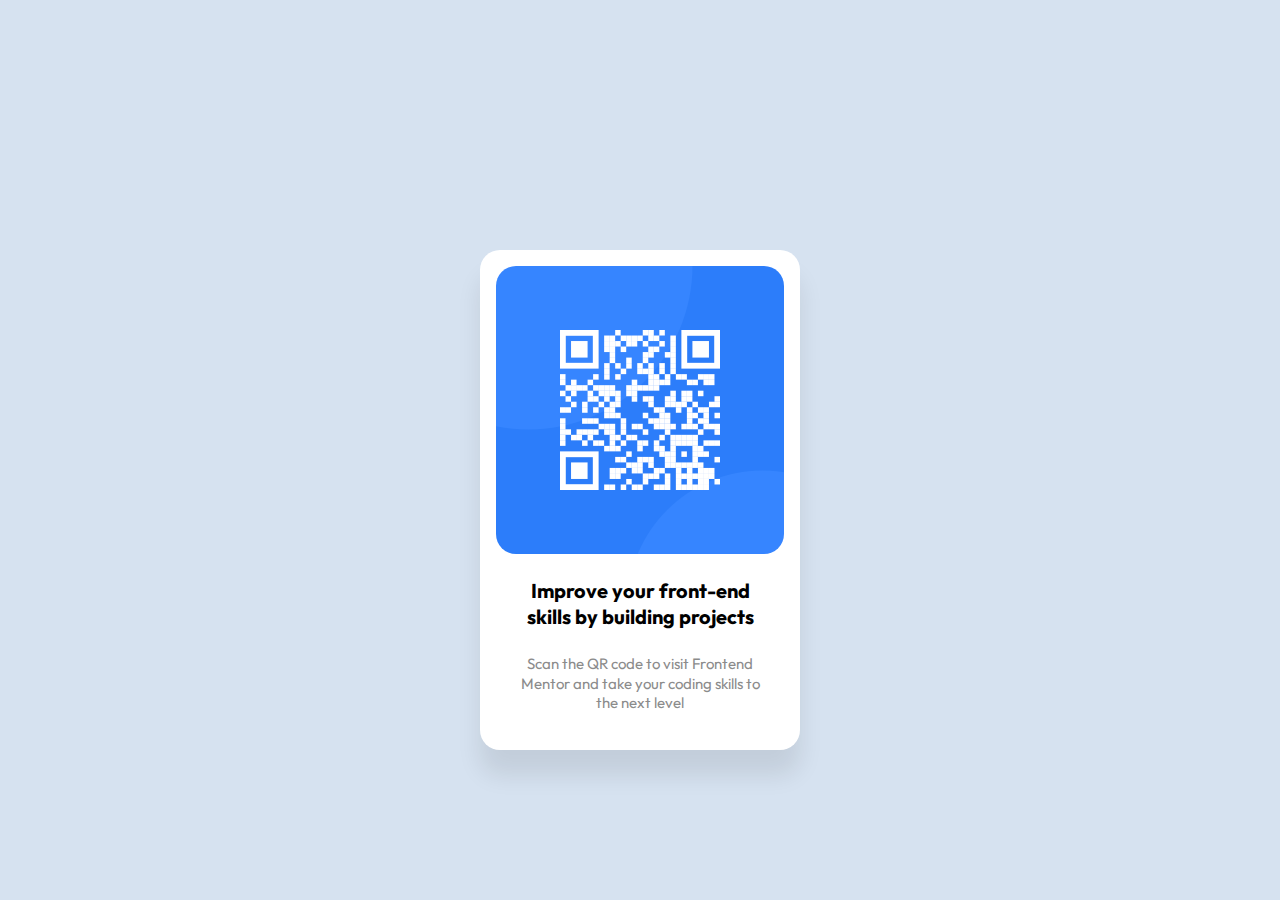
<file: index.html>
<!DOCTYPE html>
<html lang="en">
  <head>
    <meta charset="UTF-8" />
    <meta name="viewport" content="width=device-width, initial-scale=1.0" />
    <!-- displays site properly based on user's device -->

    <link
      rel="icon"
      type="image/png"
      sizes="32x32"
      href="./images/favicon-32x32.png"
    />

    <link rel="stylesheet" href="style.css" />

    <link rel="preconnect" href="https://fonts.googleapis.com" />
    <link rel="preconnect" href="https://fonts.gstatic.com" crossorigin />
    <link
      href="https://fonts.googleapis.com/css2?family=Outfit:wght@100..900&display=swap"
      rel="stylesheet"
    />

    <title>Frontend Mentor | QR code component</title>

    <!-- Feel free to remove these styles or customise in your own stylesheet 👍 -->
  </head>
  <body>
    <div class="qr-code-container">
      <img class="qr-code-img" src="/images/image-qr-code.png" />

      <h2>Improve your front-end<br />skills by building projects</h2>
      <p>
        Scan the QR code to visit Frontend<br />Mentor and take your coding
        skills to <br />the next level
      </p>
    </div>
  </body>
</html>
</file>
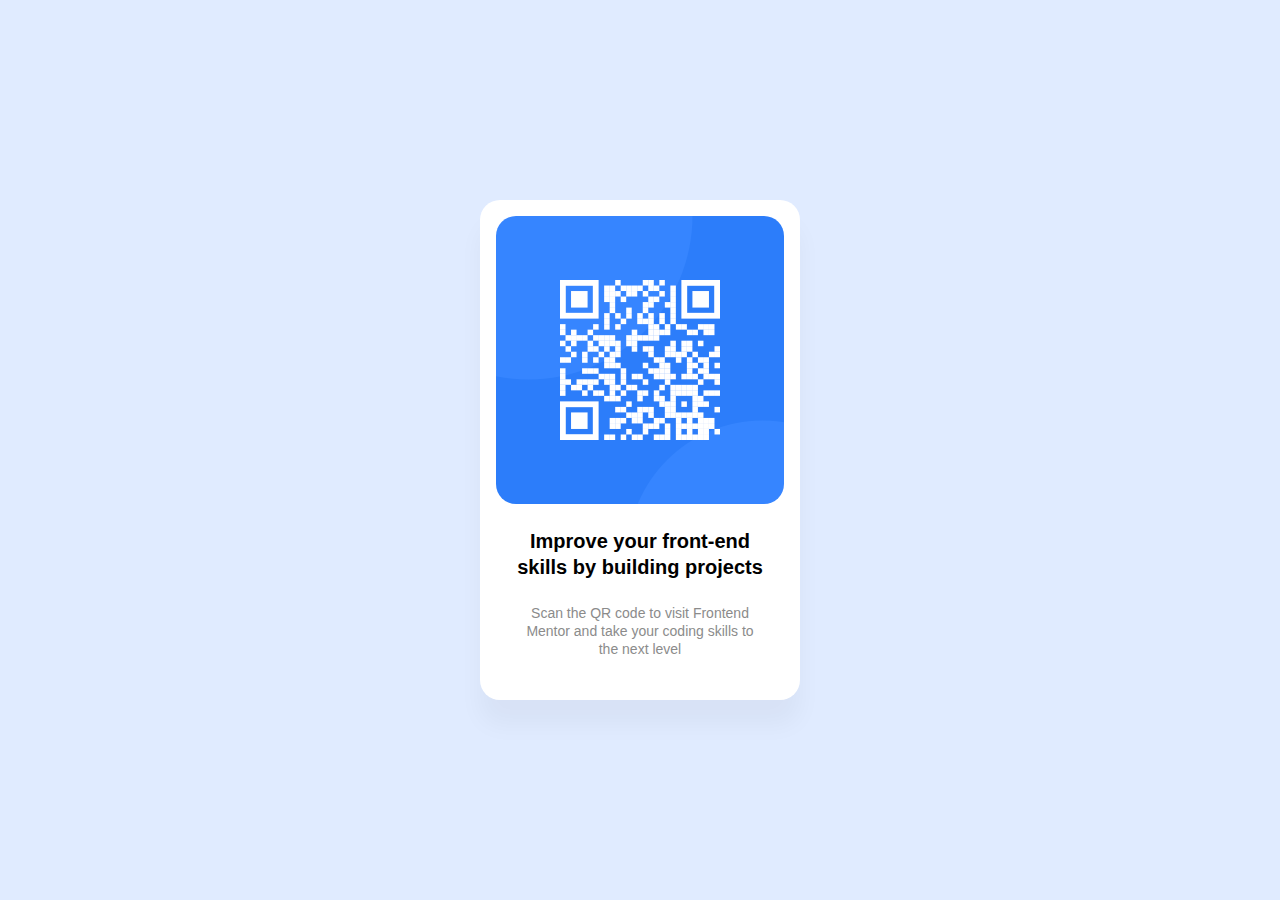
<file: QR CODE/index.html>
<!DOCTYPE html>
<html lang="en">
  <head>
    <meta charset="UTF-8" />
    <meta name="viewport" content="width=device-width, initial-scale=1.0" />
    <!-- displays site properly based on user's device -->

    <link
      rel="icon"
      type="image/png"
      sizes="32x32"
      href="./images/favicon-32x32.png"
    />

    <link rel="stylesheet" href="style.css" />

    <title>Frontend Mentor | QR code component</title>

    <!-- Feel free to remove these styles or customise in your own stylesheet 👍 -->
  </head>
  <body>
    <div class="qr-code-container">
      <img class="qr-code-img" src="/QR CODE/images/image-qr-code.png" />

      <h2>Improve your front-end<br />skills by building projects</h2>
      <p>
        Scan the QR code to visit Frontend<br />Mentor and take your coding
        skills to <br />the next level
      </p>
    </div>
  </body>
</html>
</file>
<file: style.css>
* {
  padding: 0;
  margin: 0;
  box-sizing: border-box;
}

html {
  font-family: outfit, sans-serif;
  line-height: 1.3;
  font-size: 62.5%;
}

body {
  max-width: 100vw;
  background-color: hsl(212, 45%, 89%);
}

.qr-code-container {
  margin: 0 auto;
  margin-top: 25rem;
  background-color: #fff;
  display: flex;
  flex-direction: column;
  align-items: center;
  height: 50rem;
  width: 32rem;
  border-radius: 2rem;
  box-shadow: 0 2.5rem 2.5rem 0 rgba(0, 0, 0, 0.089);
}

.qr-code-img {
  width: 28.8rem;
  border-radius: 2rem;
  margin-top: 1.6rem;
}

h2,
p {
  text-align: center;
  margin-top: 2.4rem;
}

h2 {
  font-size: 2rem;
  font-weight: 700;
}

p {
  font-size: 1.5rem;
  color: #8b8b8b;
  font-weight: 400;
}
</file>
<file: QR CODE/style.css>
* {
  padding: 0;
  margin: 0;
  box-sizing: border-box;
}

html {
  font-family: sans-serif;
  line-height: 1.3;
  font-size: 62.5%;
}

body {
  max-width: 140rem;
  background-color: rgb(224, 235, 255);
}

.qr-code-container {
  margin: 0 auto;
  margin-top: 20rem;
  background-color: #fff;
  display: flex;
  flex-direction: column;
  align-items: center;
  height: 50rem;
  width: 32rem;
  border-radius: 2rem;
  box-shadow: 0 2.5rem 2.5rem 0 rgba(0, 0, 0, 0.041);
}

.qr-code-img {
  width: 28.8rem;
  border-radius: 2rem;
  margin-top: 1.6rem;
}

h2,
p {
  text-align: center;
  margin-top: 2.4rem;
}

h2 {
  font-size: 2rem;
}

p {
  font-size: 1.4rem;
  color: #8b8b8b;
}
</file>
